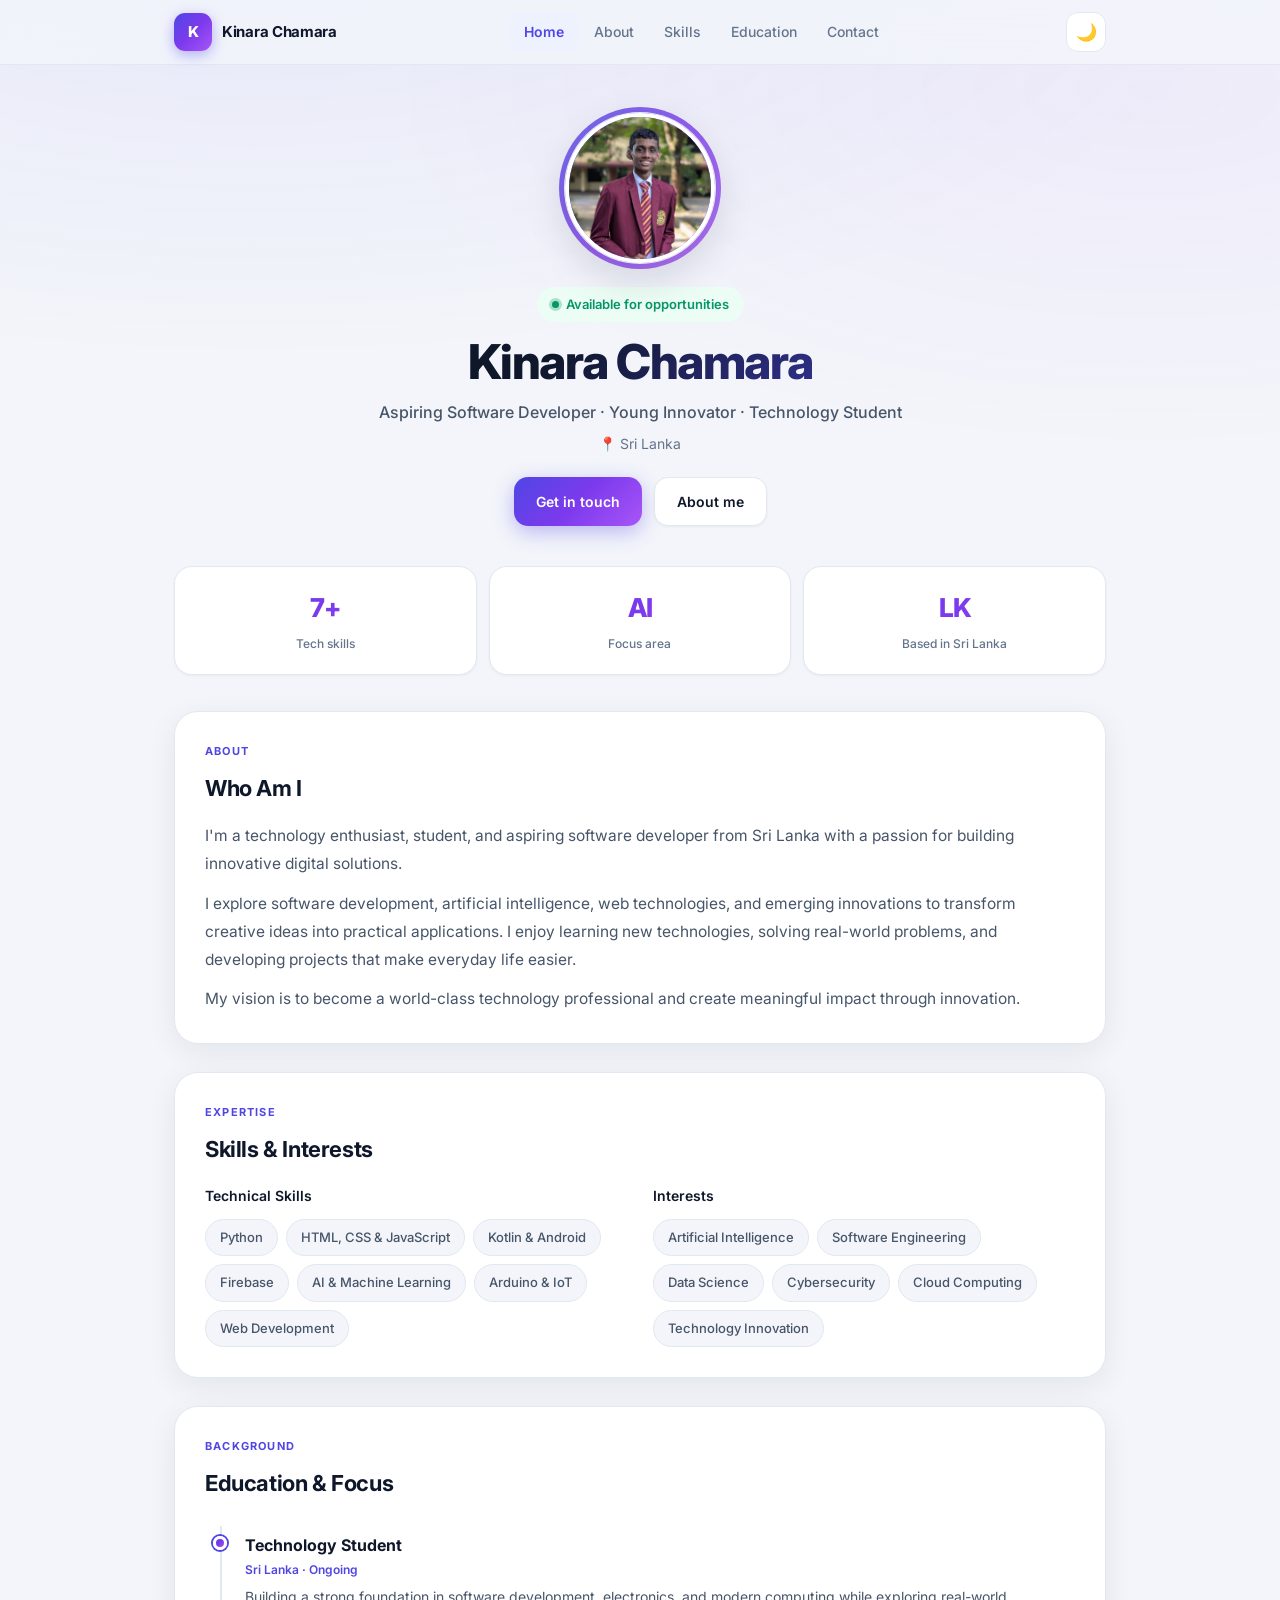
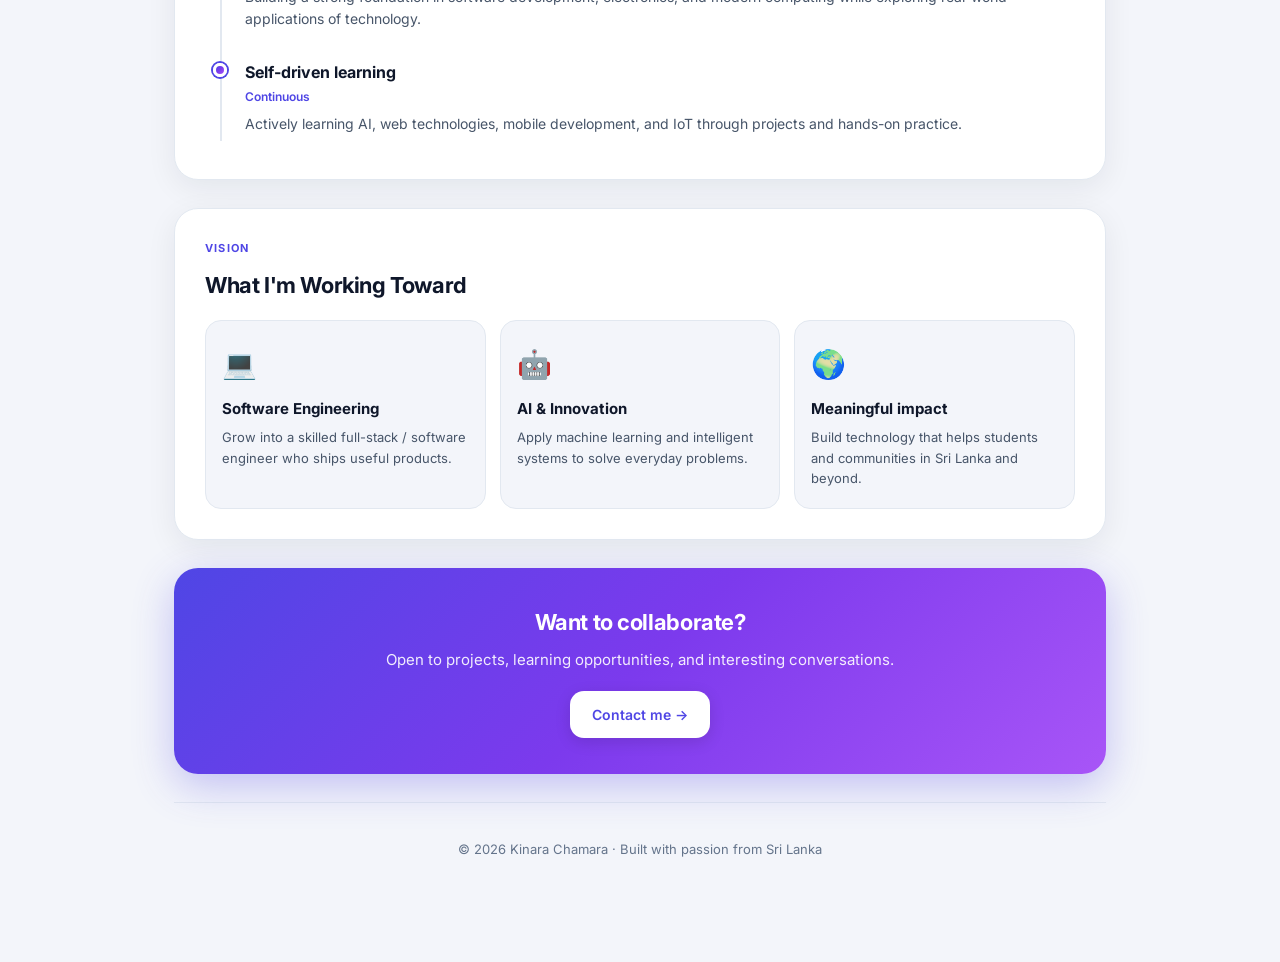
<file: index.html>
<!DOCTYPE html>
<html lang="en">
<head>
  <meta charset="UTF-8">
  <meta name="viewport" content="width=device-width, initial-scale=1">
  <meta name="theme-color" content="#4f46e5">
  <meta name="description" content="Kinara Chamara — Technology Enthusiast | Aspiring Software Developer from Sri Lanka">
  <meta name="author" content="Kinara Chamara">
  <title>Kinara Chamara — Portfolio</title>

  <meta property="og:title" content="Kinara Chamara — Portfolio">
  <meta property="og:description" content="Technology Enthusiast | Aspiring Software Developer from Sri Lanka">
  <meta property="og:type" content="website">
  <meta property="og:url" content="https://kinarachamara.com">
  <meta property="og:image" content="https://kinarachamara.com/profile.jpg">

  <link rel="preconnect" href="https://fonts.googleapis.com">
  <link rel="preconnect" href="https://fonts.gstatic.com" crossorigin>
  <link href="https://fonts.googleapis.com/css2?family=Inter:wght@400;500;600;700;800&display=swap" rel="stylesheet">
  <link rel="stylesheet" href="css/style.css">
  <script src="js/theme.js"></script>
</head>
<body>

  <header class="header">
    <div class="header-inner">
      <a href="index.html" class="logo">
        <div class="logo-mark">K</div>
        <span>Kinara Chamara</span>
      </a>
      <nav class="nav">
        <a href="index.html" class="active">Home</a>
        <a href="#about">About</a>
        <a href="#skills">Skills</a>
        <a href="#education">Education</a>
        <a href="contact.html">Contact</a>
      </nav>
      <div class="header-right">
        <button class="theme-toggle" type="button" aria-label="Toggle theme" title="Dark mode">🌙</button>
        <button class="menu-btn" type="button" aria-label="Menu">☰</button>
      </div>
    </div>
  </header>

  <div class="wrap">

    <section class="hero">
      <div class="avatar-wrap">
        <div class="avatar-ring"></div>
        <img src="profile.jpg" alt="Kinara Chamara" class="avatar" width="150" height="150">
      </div>

      <div class="badge">Available for opportunities</div>
      <h1>Kinara Chamara</h1>
      <p class="subtitle">Aspiring Software Developer · Young Innovator · Technology Student</p>
      <p class="location">📍 Sri Lanka</p>

      <div class="hero-actions">
        <a href="contact.html" class="btn btn-primary">Get in touch</a>
        <a href="#about" class="btn btn-secondary">About me</a>
      </div>
    </section>

    <div class="stats">
      <div class="stat-card">
        <div class="stat-value">7+</div>
        <div class="stat-label">Tech skills</div>
      </div>
      <div class="stat-card">
        <div class="stat-value">AI</div>
        <div class="stat-label">Focus area</div>
      </div>
      <div class="stat-card">
        <div class="stat-value">LK</div>
        <div class="stat-label">Based in Sri Lanka</div>
      </div>
    </div>

    <section class="section" id="about">
      <div class="card">
        <div class="section-title">About</div>
        <h2>Who Am I</h2>
        <div class="about-text">
          <p>I'm a technology enthusiast, student, and aspiring software developer from Sri Lanka with a passion for building innovative digital solutions.</p>
          <p>I explore software development, artificial intelligence, web technologies, and emerging innovations to transform creative ideas into practical applications. I enjoy learning new technologies, solving real-world problems, and developing projects that make everyday life easier.</p>
          <p>My vision is to become a world-class technology professional and create meaningful impact through innovation.</p>
        </div>
      </div>
    </section>

    <section class="section" id="skills">
      <div class="card">
        <div class="section-title">Expertise</div>
        <h2>Skills &amp; Interests</h2>
        <div class="skills-grid">
          <div class="skill-group">
            <h3>Technical Skills</h3>
            <div class="tags">
              <span class="tag">Python</span>
              <span class="tag">HTML, CSS &amp; JavaScript</span>
              <span class="tag">Kotlin &amp; Android</span>
              <span class="tag">Firebase</span>
              <span class="tag">AI &amp; Machine Learning</span>
              <span class="tag">Arduino &amp; IoT</span>
              <span class="tag">Web Development</span>
            </div>
          </div>
          <div class="skill-group">
            <h3>Interests</h3>
            <div class="tags">
              <span class="tag">Artificial Intelligence</span>
              <span class="tag">Software Engineering</span>
              <span class="tag">Data Science</span>
              <span class="tag">Cybersecurity</span>
              <span class="tag">Cloud Computing</span>
              <span class="tag">Technology Innovation</span>
            </div>
          </div>
        </div>
      </div>
    </section>

    <section class="section" id="education">
      <div class="card">
        <div class="section-title">Background</div>
        <h2>Education &amp; Focus</h2>
        <div class="timeline">
          <div class="timeline-item">
            <div class="timeline-dot"></div>
            <div class="timeline-body">
              <h3>Technology Student</h3>
              <p class="timeline-meta">Sri Lanka · Ongoing</p>
              <p>Building a strong foundation in software development, electronics, and modern computing while exploring real-world applications of technology.</p>
            </div>
          </div>
          <div class="timeline-item">
            <div class="timeline-dot"></div>
            <div class="timeline-body">
              <h3>Self-driven learning</h3>
              <p class="timeline-meta">Continuous</p>
              <p>Actively learning AI, web technologies, mobile development, and IoT through projects and hands-on practice.</p>
            </div>
          </div>
        </div>
      </div>
    </section>

    <section class="section" id="goals">
      <div class="card">
        <div class="section-title">Vision</div>
        <h2>What I'm Working Toward</h2>
        <div class="goals-grid">
          <div class="goal-item">
            <div class="goal-icon">💻</div>
            <h3>Software Engineering</h3>
            <p>Grow into a skilled full-stack / software engineer who ships useful products.</p>
          </div>
          <div class="goal-item">
            <div class="goal-icon">🤖</div>
            <h3>AI &amp; Innovation</h3>
            <p>Apply machine learning and intelligent systems to solve everyday problems.</p>
          </div>
          <div class="goal-item">
            <div class="goal-icon">🌍</div>
            <h3>Meaningful impact</h3>
            <p>Build technology that helps students and communities in Sri Lanka and beyond.</p>
          </div>
        </div>
      </div>
    </section>

    <section class="section">
      <div class="cta-band">
        <h2>Want to collaborate?</h2>
        <p>Open to projects, learning opportunities, and interesting conversations.</p>
        <a href="contact.html" class="btn">Contact me →</a>
      </div>
    </section>

  </div>

  <script src="js/schema.js"></script>
  <script src="js/footer.js"></script>
</body>
</html>
</file>
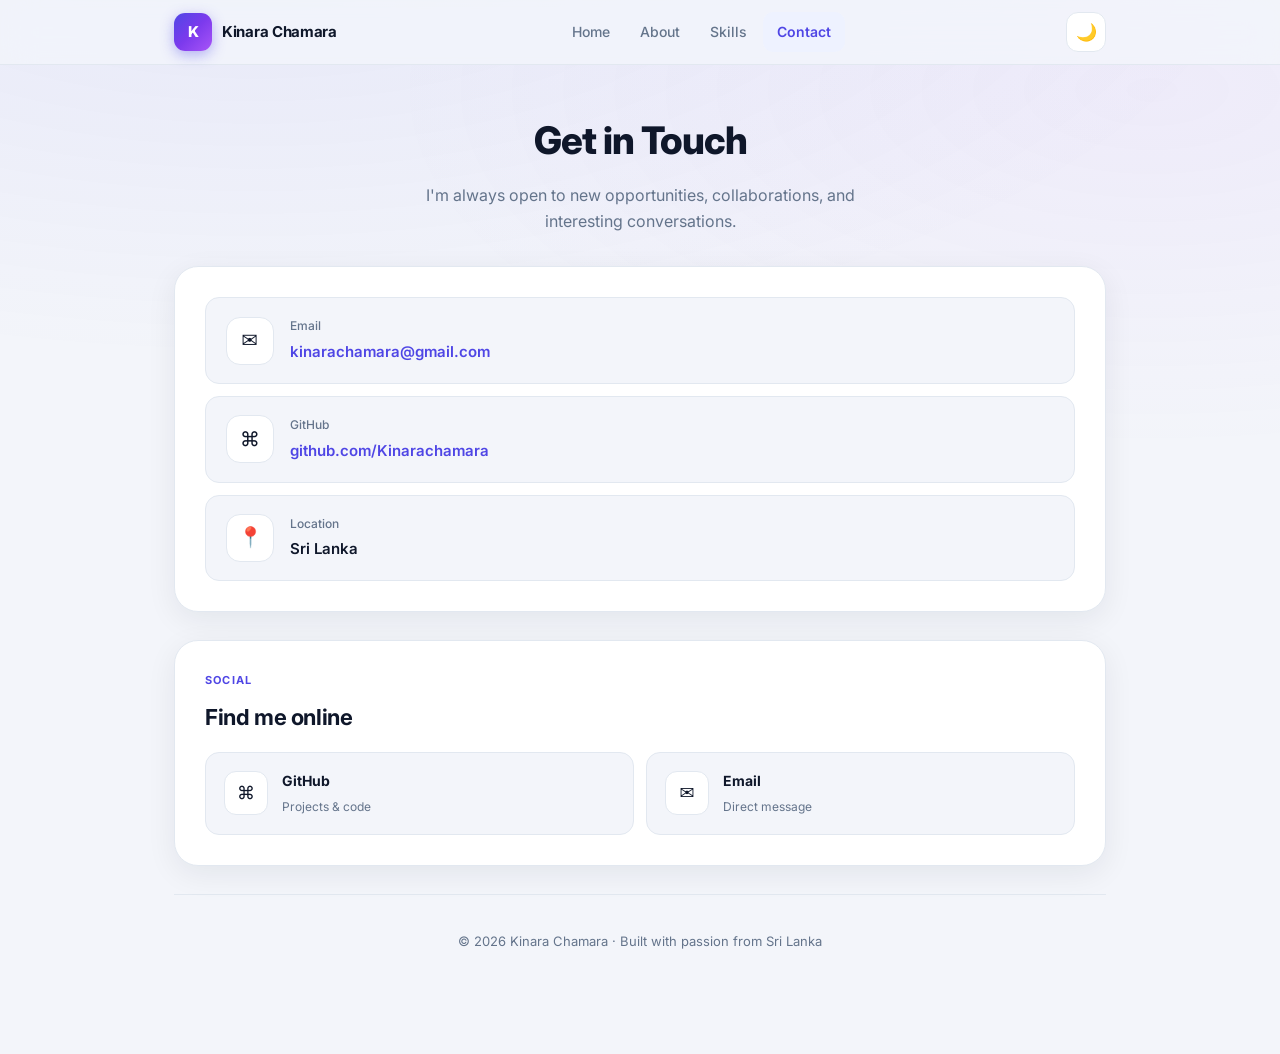
<file: contact.html>
<!DOCTYPE html>
<html lang="en">
<head>
  <meta charset="UTF-8">
  <meta name="viewport" content="width=device-width, initial-scale=1">
  <meta name="theme-color" content="#4f46e5">
  <meta name="description" content="Contact Kinara Chamara — Aspiring Software Developer from Sri Lanka">
  <title>Contact — Kinara Chamara</title>

  <link rel="preconnect" href="https://fonts.googleapis.com">
  <link rel="preconnect" href="https://fonts.gstatic.com" crossorigin>
  <link href="https://fonts.googleapis.com/css2?family=Inter:wght@400;500;600;700;800&display=swap" rel="stylesheet">
  <link rel="stylesheet" href="css/style.css">
  <script src="js/theme.js"></script>
</head>
<body>

  <header class="header">
    <div class="header-inner">
      <a href="index.html" class="logo">
        <div class="logo-mark">K</div>
        <span>Kinara Chamara</span>
      </a>
      <nav class="nav">
        <a href="index.html">Home</a>
        <a href="index.html#about">About</a>
        <a href="index.html#skills">Skills</a>
        <a href="contact.html" class="active">Contact</a>
      </nav>
      <div class="header-right">
        <button class="theme-toggle" type="button" aria-label="Toggle theme" title="Dark mode">🌙</button>
        <button class="menu-btn" type="button" aria-label="Menu">☰</button>
      </div>
    </div>
  </header>

  <div class="wrap">
    <div class="page-header">
      <h1>Get in Touch</h1>
      <p>I'm always open to new opportunities, collaborations, and interesting conversations.</p>
    </div>

    <section class="section">
      <div class="card">
        <div class="contact-list">
          <div class="contact-item">
            <div class="contact-icon">✉️</div>
            <div>
              <div class="contact-label">Email</div>
              <a href="mailto:kinarachamara@gmail.com">kinarachamara@gmail.com</a>
            </div>
          </div>

          <div class="contact-item">
            <div class="contact-icon">⌘</div>
            <div>
              <div class="contact-label">GitHub</div>
              <a href="https://github.com/Kinarachamara" target="_blank" rel="noopener">github.com/Kinarachamara</a>
            </div>
          </div>

          <div class="contact-item">
            <div class="contact-icon">📍</div>
            <div>
              <div class="contact-label">Location</div>
              <span class="value">Sri Lanka</span>
            </div>
          </div>
        </div>
      </div>
    </section>

    <section class="section">
      <div class="card">
        <div class="section-title">Social</div>
        <h2>Find me online</h2>
        <div class="social-grid">
          <a class="social-card" href="https://github.com/Kinarachamara" target="_blank" rel="noopener">
            <span class="social-icon">⌘</span>
            <span>
              <strong>GitHub</strong>
              <small>Projects &amp; code</small>
            </span>
          </a>
          <a class="social-card" href="mailto:kinarachamara@gmail.com">
            <span class="social-icon">✉️</span>
            <span>
              <strong>Email</strong>
              <small>Direct message</small>
            </span>
          </a>
        </div>
      </div>
    </section>
  </div>

  <script src="js/schema.js"></script>
  <script src="js/footer.js"></script>
</body>
</html>
</file>
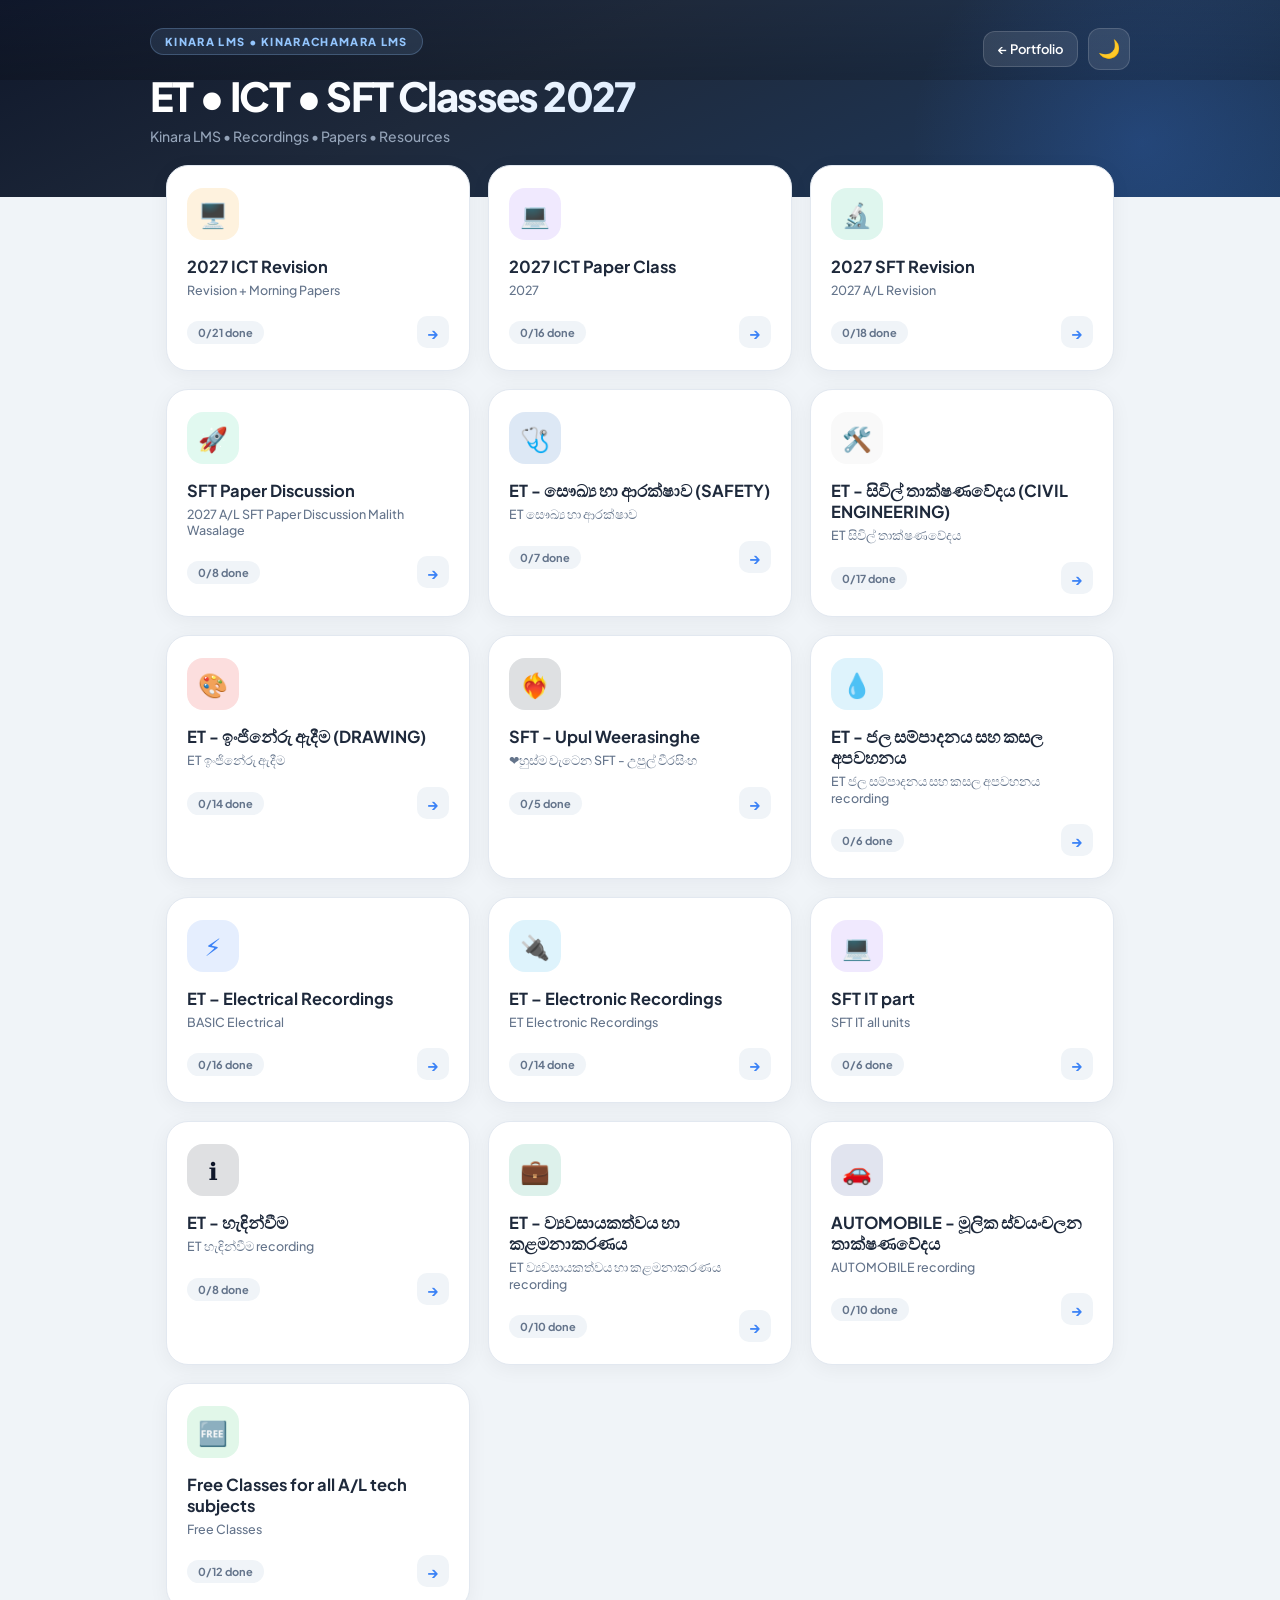
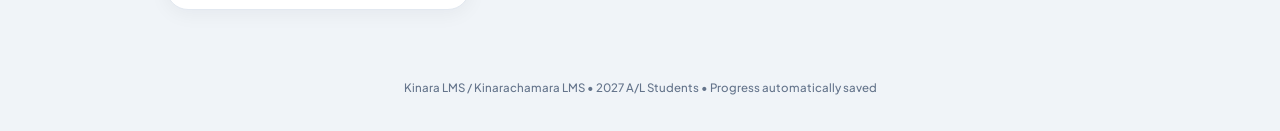
<file: free-class.html>
<!DOCTYPE html>
<html lang="si">
<head>
<meta charset="UTF-8">
<meta name="viewport" content="width=device-width, initial-scale=1.0">
<title>Kinara LMS | Kinarachamara LMS | 2027 A/L ET ICT SFT Classes</title>
<meta name="google-site-verification" content="4pAviiKALGBkpgnHKd7WqaTAMP8P7HYPdKV5N6A43WM" />
<meta name="description" content="Kinara LMS / Kinarachamara LMS - 2027 A/L ET, ICT, SFT Classes. Complete class recordings, revision papers, notes and free resources for students.">
<meta name="keywords" content="Kinara LMS, Kinarachamara LMS, 2027 A/L, ET Classes, ICT Classes, SFT Classes">
<meta name="author" content="Kinara / Kinarachamara LMS">
<meta name="robots" content="index, follow">
<meta property="og:type" content="website">
<meta property="og:title" content="Kinara LMS | Kinarachamara LMS - 2027 A/L ET ICT SFT Classes">
<meta property="og:description" content="2027 A/L ET, ICT, SFT complete class recordings, papers and resources.">
<meta property="og:site_name" content="Kinara LMS">
<meta property="og:url" content="https://kinarachamara.com/free-class.html">
<link rel="preconnect" href="https://fonts.googleapis.com">
<link rel="preconnect" href="https://fonts.gstatic.com" crossorigin>
<link href="https://fonts.googleapis.com/css2?family=Plus+Jakarta+Sans:wght@400;500;600;700;800&display=swap" rel="stylesheet">
<style>

:root {
  --bg: #f0f4f8; --card: #ffffff; --text: #1e293b; --muted: #64748b; --border: #e2e8f0;
  --blue: #3b82f6; --blue-soft: #eff6ff; --green: #10b981; --green-soft: #ecfdf5;
  --red: #ef4444; --red-soft: #fef2f2; --purple: #8b5cf6; --purple-soft: #f5f3ff;
  --radius: 20px; --shadow: 0 4px 20px rgba(15, 23, 42, 0.05);
  --shadow-lg: 0 12px 36px rgba(15, 23, 42, 0.08);
  --header-bg: linear-gradient(155deg, #0f172a 0%, #1e293b 40%, #1e3a5f 100%);
  --accent-glow: rgba(59, 130, 246, 0.12);
}
[data-theme="dark"] {
  --bg: #0b1120; --card: #1e293b; --text: #f1f5f9; --muted: #94a3b8; --border: #334155;
  --blue-soft: #1e3a5f; --green-soft: #064e3b; --red-soft: #450a0a; --purple-soft: #2e1065;
  --shadow: 0 4px 24px rgba(0, 0, 0, 0.35); --shadow-lg: 0 12px 40px rgba(0, 0, 0, 0.45);
  --header-bg: linear-gradient(155deg, #020617 0%, #0f172a 50%, #1e293b 100%);
  --accent-glow: rgba(96, 165, 250, 0.1);
}
* { margin: 0; padding: 0; box-sizing: border-box; }
body { font-family: "Plus Jakarta Sans", system-ui, sans-serif; background: var(--bg); color: var(--text); min-height: 100vh; -webkit-font-smoothing: antialiased; transition: background 0.3s, color 0.3s; }
header { background: var(--header-bg); color: white; padding: 36px 20px 58px; position: relative; overflow: hidden; }
header::before { content: ""; position: absolute; top: -40%; right: -10%; width: 420px; height: 420px; background: radial-gradient(circle, rgba(59,130,246,0.18) 0%, transparent 70%); pointer-events: none; }
header::after { content: ""; position: absolute; inset: 0; background: linear-gradient(to bottom, transparent 50%, rgba(0,0,0,0.22)); pointer-events: none; }
.header-inner { max-width: 980px; margin: 0 auto; position: relative; z-index: 1; display: flex; justify-content: space-between; align-items: flex-start; }
.header-left { flex: 1; }
.logo { font-size: 11px; font-weight: 800; letter-spacing: 0.14em; color: #93c5fd; text-transform: uppercase; display: inline-flex; align-items: center; gap: 8px; background: rgba(147, 197, 253, 0.12); padding: 5px 12px; border-radius: 999px; border: 1px solid rgba(147, 197, 253, 0.22); text-decoration: none; }
header h1 { margin-top: 16px; font-size: clamp(26px, 5.2vw, 40px); font-weight: 800; letter-spacing: -0.045em; line-height: 1.15; background: linear-gradient(135deg, #ffffff 25%, #bfdbfe 100%); -webkit-background-clip: text; -webkit-text-fill-color: transparent; background-clip: text; }
header p { margin-top: 8px; color: #94a3b8; font-size: 14px; font-weight: 500; }
.header-actions { display: flex; gap: 10px; align-items: center; }
.home-link { text-decoration: none; background: rgba(255,255,255,0.1); color: white; font-size: 13px; font-weight: 600; padding: 9px 14px; border-radius: 12px; border: 1px solid rgba(255,255,255,0.15); transition: all 0.2s; }
.home-link:hover { background: rgba(255,255,255,0.2); }
.theme-btn { border: none; background: rgba(255,255,255,0.1); width: 42px; height: 42px; border-radius: 12px; cursor: pointer; font-size: 18px; color: white; display: flex; align-items: center; justify-content: center; transition: all 0.2s; border: 1px solid rgba(255,255,255,0.15); }
.theme-btn:hover { background: rgba(255,255,255,0.2); transform: scale(1.05); }
main { max-width: 980px; margin: -32px auto 0; padding: 0 16px 60px; position: relative; z-index: 2; }
.page { display: none; animation: fadeUp 0.35s cubic-bezier(0.22, 1, 0.36, 1); }
.page.active { display: block; }
@keyframes fadeUp { from { opacity: 0; transform: translateY(14px); } to { opacity: 1; transform: translateY(0); } }
.subject-grid { display: grid; grid-template-columns: repeat(2, 1fr); gap: 14px; }
.subject-card { background: var(--card); border: 1px solid var(--border); border-radius: 22px; padding: 22px 20px; cursor: pointer; transition: all 0.28s cubic-bezier(0.22, 1, 0.36, 1); box-shadow: var(--shadow); position: relative; overflow: hidden; }
.subject-card:hover { transform: translateY(-5px); box-shadow: var(--shadow-lg); }
.subject-icon { width: 52px; height: 52px; border-radius: 16px; display: flex; align-items: center; justify-content: center; font-size: 24px; margin-bottom: 16px; }
.subject-card h2 { font-size: 16.5px; font-weight: 700; margin-bottom: 5px; }
.subject-card p { font-size: 12.5px; color: var(--muted); font-weight: 500; }
.subject-meta { margin-top: 18px; display: flex; align-items: center; justify-content: space-between; gap: 8px; }
.progress-pill { font-size: 11px; font-weight: 700; padding: 5px 11px; border-radius: 999px; background: var(--bg); color: var(--muted); }
.progress-pill.done { background: var(--green-soft); color: #059669; }
.subject-arrow { width: 32px; height: 32px; border-radius: 10px; background: var(--bg); color: var(--blue); display: flex; align-items: center; justify-content: center; font-weight: 700; font-size: 15px; transition: all 0.25s; }
.subject-card:hover .subject-arrow { background: var(--blue); color: white; transform: translateX(3px); }
.page-header { background: var(--card); border: 1px solid var(--border); border-radius: 20px; padding: 12px 14px; margin-bottom: 18px; display: flex; align-items: center; gap: 14px; box-shadow: var(--shadow); }
.back-btn { border: none; background: var(--bg); width: 42px; height: 42px; border-radius: 13px; cursor: pointer; font-size: 18px; color: var(--text); display: flex; align-items: center; justify-content: center; transition: all 0.2s; flex-shrink: 0; }
.back-btn:hover { background: var(--border); transform: translateX(-2px); }
.page-title { flex: 1; min-width: 0; }
.page-title h2 { font-size: 17.5px; font-weight: 800; }
.page-title p { font-size: 12.5px; color: var(--muted); margin-top: 3px; font-weight: 500; }
.recording-list { display: grid; gap: 12px; }
.recording { background: var(--card); border: 1px solid var(--border); border-radius: var(--radius); overflow: hidden; transition: all 0.25s; box-shadow: 0 2px 10px rgba(15, 23, 42, 0.04); }
.recording:hover { box-shadow: var(--shadow-lg); border-color: rgba(59, 130, 246, 0.28); }
.recording-main { padding: 15px 16px; display: flex; align-items: center; gap: 14px; cursor: pointer; user-select: none; }
.recording-number { min-width: 42px; height: 42px; border-radius: 13px; background: var(--blue-soft); color: var(--blue); display: flex; align-items: center; justify-content: center; font-size: 13px; font-weight: 800; flex-shrink: 0; }
.recording.completed .recording-number { background: var(--green-soft); color: #059669; }
.recording-info { flex: 1; min-width: 0; }
.recording-info h3 { font-size: 14px; font-weight: 700; }
.recording.completed .recording-info h3 { color: var(--muted); text-decoration: line-through; }
.recording-info p { margin-top: 3px; font-size: 11.5px; color: var(--muted); font-weight: 500; }
.progress-row { display: flex; align-items: center; gap: 10px; flex-shrink: 0; }
.progress-check { width: 19px; height: 19px; accent-color: var(--green); cursor: pointer; }
.chevron { font-size: 22px; color: var(--muted); transition: transform 0.28s; line-height: 1; font-weight: 300; }
.recording.open .chevron { transform: rotate(90deg); color: var(--blue); }
.resources { display: none; border-top: 1px solid var(--border); background: var(--bg); padding: 14px; gap: 10px; }
.recording.open .resources { display: grid; grid-template-columns: 1fr; animation: slideDown 0.3s ease; }
@keyframes slideDown { from { opacity: 0; transform: translateY(-6px); } to { opacity: 1; transform: translateY(0); } }
.resource { text-decoration: none; border-radius: 14px; padding: 13px 15px; display: flex; align-items: center; gap: 12px; border: 1px solid transparent; transition: all 0.2s; font-weight: 600; }
.resource:hover { transform: translateY(-2px); box-shadow: 0 6px 16px rgba(0,0,0,0.07); }
.resource-icon { width: 38px; height: 38px; border-radius: 11px; display: flex; align-items: center; justify-content: center; font-size: 16px; flex-shrink: 0; }
.resource-text strong { display: block; font-size: 13.5px; font-weight: 700; }
.resource-text span { display: block; font-size: 11.5px; margin-top: 2px; opacity: 0.75; font-weight: 500; }
.resource.video { background: var(--red-soft); color: #dc2626; border-color: #fecaca; }
.resource.video .resource-icon { background: #fee2e2; }
.resource.pdf { background: var(--blue-soft); color: #2563eb; border-color: #bfdbfe; }
.resource.pdf .resource-icon { background: #dbeafe; }
.resource.drive { background: var(--green-soft); color: #059669; border-color: #a7f3d0; }
.resource.drive .resource-icon { background: #d1fae5; }
.resource.other { background: var(--purple-soft); color: #7c3aed; border-color: #ddd6fe; }
.resource.other .resource-icon { background: #ede9fe; }
.resource.pending { background: var(--bg); color: var(--muted); border-color: var(--border); cursor: default; }
.resource.pending:hover { transform: none; box-shadow: none; }
.resource.pending .resource-icon { background: var(--border); }
.single-wrap { background: var(--card); border: 1px solid var(--border); border-radius: 24px; overflow: hidden; box-shadow: var(--shadow-lg); }
.single-top { padding: 28px 22px 24px; position: relative; overflow: hidden; }
.single-top-inner { position: relative; z-index: 1; display: flex; align-items: center; gap: 18px; }
.single-num { min-width: 64px; height: 64px; border-radius: 18px; background: var(--card); color: var(--accent-color, #3b82f6); display: flex; align-items: center; justify-content: center; font-size: 20px; font-weight: 800; box-shadow: 0 8px 20px rgba(0,0,0,0.07); border: 1px solid var(--border); }
.single-top.completed .single-num { background: var(--green-soft); color: #059669; }
.single-meta h3 { font-size: 22px; font-weight: 800; letter-spacing: -0.03em; }
.single-meta p { margin-top: 6px; font-size: 14px; color: var(--muted); font-weight: 500; }
.single-resources { padding: 18px; display: grid; gap: 12px; background: var(--bg); }
.single-check-row { margin-top: 16px; display: flex; align-items: center; gap: 12px; padding: 16px 18px; background: var(--card); border-radius: 16px; border: 1px solid var(--border); font-size: 14.5px; font-weight: 600; box-shadow: var(--shadow); }
.single-check-row input { width: 22px; height: 22px; accent-color: var(--green); cursor: pointer; }
.empty { background: var(--card); border: 1.5px dashed var(--border); border-radius: 18px; padding: 42px 20px; text-align: center; color: var(--muted); font-size: 13.5px; font-weight: 500; }
.free-dashboard { display: grid; grid-template-columns: repeat(2, 1fr); gap: 14px; }
.free-card { background: var(--card); border: 1px solid var(--border); border-radius: 20px; padding: 20px 16px; text-decoration: none; color: var(--text); display: flex; flex-direction: column; align-items: flex-start; gap: 12px; transition: all 0.28s; box-shadow: var(--shadow); position: relative; overflow: hidden; cursor: pointer; }
.free-card:hover { transform: translateY(-5px); box-shadow: var(--shadow-lg); }
.free-card-icon { width: 48px; height: 48px; border-radius: 14px; background: linear-gradient(135deg, #22c55e22, #16a34a18); color: #16a34a; display: flex; align-items: center; justify-content: center; font-size: 22px; }
.free-card-num { position: absolute; top: 14px; right: 14px; font-size: 11px; font-weight: 800; color: #16a34a; background: #dcfce7; padding: 4px 10px; border-radius: 999px; }
[data-theme="dark"] .free-card-num { background: #14532d; color: #86efac; }
.free-card h3 { font-size: 14px; font-weight: 700; line-height: 1.35; margin-top: 2px; }
.free-card-meta { margin-top: auto; display: flex; align-items: center; gap: 8px; font-size: 12px; font-weight: 600; color: #16a34a; }
.free-card-meta span.play { width: 28px; height: 28px; border-radius: 8px; background: #dcfce7; display: flex; align-items: center; justify-content: center; font-size: 12px; transition: all 0.2s; }
[data-theme="dark"] .free-card-meta span.play { background: #14532d; }
.free-card:hover .free-card-meta span.play { background: #16a34a; color: white; }
.free-header-banner { background: linear-gradient(135deg, #16a34a 0%, #22c55e 50%, #4ade80 100%); border-radius: 18px; padding: 18px 20px; margin-bottom: 18px; color: white; display: flex; align-items: center; gap: 14px; box-shadow: 0 8px 24px rgba(34, 197, 94, 0.25); }
.free-header-banner .banner-icon { width: 48px; height: 48px; background: rgba(255,255,255,0.2); border-radius: 14px; display: flex; align-items: center; justify-content: center; font-size: 24px; flex-shrink: 0; }
.free-header-banner h3 { font-size: 16px; font-weight: 800; }
.free-header-banner p { font-size: 12.5px; opacity: 0.9; margin-top: 3px; font-weight: 500; }
footer { text-align: center; color: var(--muted); font-size: 11.5px; padding: 10px 16px 36px; font-weight: 500; }
@media (min-width: 700px) {
  .free-dashboard { grid-template-columns: repeat(3, 1fr); gap: 18px; }
  .subject-grid { grid-template-columns: repeat(3, 1fr); gap: 18px; }
  .recording.open .resources, .single-resources { grid-template-columns: repeat(2, 1fr); }
  .page-title h2 { font-size: 19px; }
  .single-meta h3 { font-size: 26px; }
}
@media (max-width: 480px) {
  header { padding: 28px 16px 50px; }
  .subject-card { padding: 18px 16px; }
  .subject-icon { width: 46px; height: 46px; font-size: 21px; margin-bottom: 13px; }
  .recording-main { padding: 13px 12px; gap: 11px; }
  .recording-number { min-width: 38px; height: 38px; font-size: 12px; }
  .single-num { min-width: 54px; height: 54px; font-size: 17px; }
  .single-meta h3 { font-size: 19px; }
}


/* Improved header polish */
header {
  background: var(--header-bg);
  color: white;
  padding: 28px 20px 52px;
  position: relative;
  overflow: hidden;
}
header::before {
  content: "";
  position: absolute;
  top: -50%;
  right: -8%;
  width: 480px;
  height: 480px;
  background: radial-gradient(circle, rgba(59,130,246,0.22) 0%, transparent 68%);
  pointer-events: none;
}
header::after {
  content: "";
  position: absolute;
  bottom: 0; left: 0; right: 0;
  height: 80px;
  background: linear-gradient(to bottom, transparent, rgba(0,0,0,0.18));
  pointer-events: none;
}
.header-inner {
  max-width: 980px;
  margin: 0 auto;
  position: relative;
  z-index: 1;
  display: flex;
  justify-content: space-between;
  align-items: flex-start;
  gap: 16px;
}
.logo {
  font-size: 11px;
  font-weight: 800;
  letter-spacing: 0.12em;
  color: #93c5fd;
  text-transform: uppercase;
  display: inline-flex;
  align-items: center;
  gap: 8px;
  background: rgba(147, 197, 253, 0.12);
  padding: 6px 14px;
  border-radius: 999px;
  border: 1px solid rgba(147, 197, 253, 0.25);
  text-decoration: none;
  transition: background 0.2s;
}
.logo:hover { background: rgba(147, 197, 253, 0.2); }
header h1 {
  margin-top: 18px;
  font-size: clamp(26px, 5.2vw, 40px);
  font-weight: 800;
  letter-spacing: -0.04em;
  line-height: 1.15;
  background: linear-gradient(135deg, #ffffff 20%, #bfdbfe 100%);
  -webkit-background-clip: text;
  -webkit-text-fill-color: transparent;
  background-clip: text;
}
header p.sub {
  margin-top: 8px;
  color: #94a3b8;
  font-size: 14px;
  font-weight: 500;
}
.header-actions { display: flex; gap: 10px; align-items: center; flex-shrink: 0; }
.home-link {
  text-decoration: none;
  background: rgba(255,255,255,0.1);
  color: white;
  font-size: 13px;
  font-weight: 600;
  padding: 9px 14px;
  border-radius: 12px;
  border: 1px solid rgba(255,255,255,0.15);
  transition: all 0.2s;
}
.home-link:hover { background: rgba(255,255,255,0.2); }
.theme-btn {
  border: none;
  background: rgba(255,255,255,0.1);
  width: 42px;
  height: 42px;
  border-radius: 12px;
  cursor: pointer;
  font-size: 18px;
  color: white;
  display: flex;
  align-items: center;
  justify-content: center;
  transition: all 0.2s;
  border: 1px solid rgba(255,255,255,0.15);
}
.theme-btn:hover { background: rgba(255,255,255,0.2); transform: scale(1.05); }

</style>
</head>
<body>
<header>
  <div class="header-inner">
    <div class="header-left">
      <a href="index.html" class="logo">KINARA LMS • KINARACHAMARA LMS</a>
      <h1>ET • ICT • SFT Classes 2027</h1>
      <p class="sub">Kinara LMS • Recordings • Papers • Resources</p>
    </div>
    <div class="header-actions">
      <a href="index.html" class="home-link">← Portfolio</a>
      <button class="theme-btn" type="button" onclick="toggleTheme()" title="Toggle theme" aria-label="Toggle theme">🌙</button>
    </div>
  </div>
</header>

<main>
  <!-- Home: subject grid -->
  <section id="homePage" class="page active">
    <div class="subject-grid" id="subjectGrid"></div>
  </section>

  <!-- Subject detail -->
  <section id="subjectPage" class="page">
    <div class="page-header">
      <div class="page-title">
        <h2 id="subjectTitle">Subject</h2>
        <p id="subjectDescription">Recordings &amp; Resources</p>
      </div>
    </div>
    <div class="recording-list" id="recordingList"></div>
  </section>

  <!-- Single item -->
  <section id="itemPage" class="page">
    <div class="page-header">
      <div class="page-title">
        <h2 id="itemPageTitle">Item</h2>
        <p id="itemPageDesc">Details</p>
      </div>
    </div>
    <div id="singleItemContent"></div>
  </section>
</main>

<footer>Kinara LMS / Kinarachamara LMS • 2027 A/L Students • Progress automatically saved</footer>

<script src="data.js"></script>
<script>
const STORAGE_KEY = "al2027_progress";
const THEME_KEY = "al2027_theme";
let currentSubjectId = null;

function loadProgress() {
  try { return JSON.parse(localStorage.getItem(STORAGE_KEY)) || {}; }
  catch { return {}; }
}
function saveProgress(data) {
  localStorage.setItem(STORAGE_KEY, JSON.stringify(data));
}
function resourceClass(type) {
  if (type === "video") return "video";
  if (type === "pdf") return "pdf";
  if (type === "drive") return "drive";
  if (type === "pending") return "pending";
  return "other";
}
function resourceIcon(type) {
  if (type === "video") return "▶";
  if (type === "pdf") return "📄";
  if (type === "drive") return "📁";
  if (type === "pending") return "⏳";
  return "🔗";
}
function resourceSubText(type) {
  if (type === "video") return "Watch recording";
  if (type === "pdf") return "Open PDF / notes";
  if (type === "drive") return "Open Drive folder";
  if (type === "pending") return "Coming soon";
  return "Open link";
}
function getSubjectProgress(subject) {
  let total = 0, done = 0;
  const progress = loadProgress();
  (subject.cards || []).forEach(card => {
    (card.items || []).forEach(item => {
      total++;
      if (progress[item.id]) done++;
    });
  });
  return { total, done };
}
function hideAllPages() {
  ["homePage", "subjectPage", "itemPage"].forEach(id => {
    const el = document.getElementById(id);
    if (el) el.classList.remove("active");
  });
}
function renderHome() {
  const grid = document.getElementById("subjectGrid");
  if (!grid) return;
  if (typeof classData === "undefined" || !classData?.length) {
    grid.innerHTML = `<div class="empty">No classes available. Make sure <code>data.js</code> is loaded.</div>`;
    return;
  }
  grid.innerHTML = classData.map((subject, index) => {
    const { total, done } = getSubjectProgress(subject);
    const pillClass = total > 0 && done === total ? "done" : "";
    const pillText = total === 0 ? "No items" : `${done}/${total} done`;
    const color = subject.color || "#3b82f6";
    const icon = subject.icon || "📚";
    return `
      <div class="subject-card" onclick="openSubject(${index})" style="--card-accent:${color}">
        <div class="subject-icon" style="background:${color}22;color:${color}">${icon}</div>
        <h2>${subject.title}</h2>
        <p>${subject.badge || "2027 A/L"}</p>
        <div class="subject-meta">
          <span class="progress-pill ${pillClass}">${pillText}</span>
          <span class="subject-arrow">→</span>
        </div>
      </div>`;
  }).join("");
}
function openSubject(index, fromHash = false) {
  if (typeof classData === "undefined") return;
  const subject = classData[index];
  if (!subject) return;
  currentSubjectId = subject.id;
  hideAllPages();
  const page = document.getElementById("subjectPage");
  if (page) page.classList.add("active");
  const title = document.getElementById("subjectTitle");
  const desc = document.getElementById("subjectDescription");
  if (title) title.innerHTML = `${subject.icon || "📚"} ${subject.title}`;
  if (desc) desc.textContent = `${subject.badge || "2027 A/L"} • Recordings & Resources`;
  renderRecordings(subject);
  if (!fromHash) history.replaceState(null, "", `#${subject.id}`);
  window.scrollTo({ top: 0, behavior: "smooth" });
}
function openSingleItem(subjectId, itemId, fromHash = false) {
  if (typeof classData === "undefined") return;
  const subject = classData.find(s => s.id === subjectId);
  if (!subject) return;
  let item = null;
  (subject.cards || []).forEach(card => {
    (card.items || []).forEach(i => { if (i.id === itemId) item = i; });
  });
  if (!item) return;
  currentSubjectId = subjectId;
  hideAllPages();
  const page = document.getElementById("itemPage");
  if (page) page.classList.add("active");
  const titleEl = document.getElementById("itemPageTitle");
  const descEl = document.getElementById("itemPageDesc");
  if (titleEl) titleEl.textContent = item.title;
  if (descEl) descEl.textContent = `${subject.icon || ""} ${subject.title}`;
  const backBtn = document.getElementById("itemBackBtn");
  if (backBtn) {
    backBtn.onclick = () => {
      const idx = classData.findIndex(s => s.id === subjectId);
      if (idx !== -1) openSubject(idx);
    };
  }
  const progress = loadProgress();
  const isDone = !!progress[item.id];
  const accent = subject.color || "#3b82f6";
  const resourcesHtml = (item.links || []).map(link => {
    const cls = resourceClass(link.type);
    const icon = resourceIcon(link.type);
    const sub = resourceSubText(link.type);
    if (link.type === "pending") {
      return `<div class="resource ${cls}"><div class="resource-icon">${icon}</div><div class="resource-text"><strong>${link.label}</strong><span>${sub}</span></div></div>`;
    }
    return `<a class="resource ${cls}" href="${link.url}" target="_blank" rel="noopener noreferrer"><div class="resource-icon">${icon}</div><div class="resource-text"><strong>${link.label}</strong><span>${sub}</span></div></a>`;
  }).join("");
  const content = document.getElementById("singleItemContent");
  if (content) {
    content.innerHTML = `
    <div class="single-wrap">
      <div class="single-top ${isDone ? "completed" : ""}" style="--accent-color:${accent}">
        <div class="single-top-inner">
          <div class="single-num">${item.num || "•"}</div>
          <div class="single-meta"><h3>${item.title}</h3><p>${subject.badge || "2027 A/L"}</p></div>
        </div>
      </div>
      <div class="single-resources">${resourcesHtml || `<div class="empty">No resources available.</div>`}</div>
    </div>
    <div class="single-check-row">
      <input type="checkbox" id="singleCheck" ${isDone ? "checked" : ""} onchange="toggleProgress('${item.id}', this)">
      <label for="singleCheck">Mark as completed</label>
    </div>`;
  }
  if (!fromHash) history.replaceState(null, "", `#${subjectId}/${itemId}`);
  window.scrollTo({ top: 0, behavior: "smooth" });
}
function goHome() {
  hideAllPages();
  const home = document.getElementById("homePage");
  if (home) home.classList.add("active");
  currentSubjectId = null;
  history.replaceState(null, "", window.location.pathname + window.location.search);
  renderHome();
  window.scrollTo({ top: 0, behavior: "smooth" });
}
function renderRecordings(subject) {
  const container = document.getElementById("recordingList");
  if (!container) return;
  if (subject.id === "FREE-CLASSES") {
    let items = [];
    (subject.cards || []).forEach(card => { if (card.items?.length) items = items.concat(card.items); });
    const icons = ["📘", "🩺", "🛠️", "🎨", "💧", "🚗", "⚡", "💻", "🚀", "💼", "🔌", "⚛"];
    let cardsHtml = items.map((item, index) => {
      const link = (item.links || []).find(l => l.type !== "pending" && l.url) || (item.links || [])[0];
      const url = link?.url || "#";
      const icon = icons[index % icons.length];
      return `<a class="free-card" href="${url}" target="_blank" rel="noopener noreferrer">
        <span class="free-card-num">${item.num || String(index + 1).padStart(2, "0")}</span>
        <div class="free-card-icon">${icon}</div>
        <h3>${item.title}</h3>
        <div class="free-card-meta"><span class="play">▶</span><span>Free Class</span></div>
      </a>`;
    }).join("");
    container.innerHTML = `
      <div class="free-header-banner">
        <div class="banner-icon">🆓</div>
        <div><h3>Free Classes for all A/L tech subjects</h3><p>Click any card to open the free playlist / recording</p></div>
      </div>
      <div class="free-dashboard">${cardsHtml || `<div class="empty">No free classes available.</div>`}</div>`;
    return;
  }
  const progress = loadProgress();
  let html = "";
  (subject.cards || []).forEach(card => {
    if (!card.items?.length) return;
    card.items.forEach((item, index) => {
      const done = progress[item.id] ? "completed" : "";
      const resources = (item.links || []).map(link => {
        const cls = resourceClass(link.type);
        const icon = resourceIcon(link.type);
        const sub = resourceSubText(link.type);
        if (link.type === "pending") {
          return `<div class="resource ${cls}"><div class="resource-icon">${icon}</div><div class="resource-text"><strong>${link.label}</strong><span>${sub}</span></div></div>`;
        }
        return `<a class="resource ${cls}" href="${link.url}" target="_blank" rel="noopener noreferrer"><div class="resource-icon">${icon}</div><div class="resource-text"><strong>${link.label}</strong><span>${sub}</span></div></a>`;
      }).join("");
      html += `
        <div class="recording ${done}" data-id="${item.id}">
          <div class="recording-main" onclick="toggleRecording(this)">
            <div class="recording-number">${item.num || String(index + 1).padStart(2, "0")}</div>
            <div class="recording-info">
              <h3>${item.title}</h3>
              <p>${(item.links?.length) ? "Tap to view resources" : "No resources yet"}</p>
            </div>
            <div class="progress-row">
              <input type="checkbox" class="progress-check" ${done ? "checked" : ""} onclick="event.stopPropagation()" onchange="toggleProgress('${item.id}', this)">
              <span class="chevron">›</span>
            </div>
          </div>
          <div class="resources">${resources || `<div class="empty">No resources available.</div>`}</div>
        </div>`;
    });
  });
  container.innerHTML = html || `<div class="empty">No recordings available.</div>`;
}
function toggleRecording(el) {
  el.closest(".recording").classList.toggle("open");
}
function toggleProgress(id, checkbox) {
  const progress = loadProgress();
  if (checkbox.checked) progress[id] = true;
  else delete progress[id];
  saveProgress(progress);
  const rec = document.querySelector(`.recording[data-id="${id}"]`);
  if (rec) rec.classList.toggle("completed", checkbox.checked);
  const singleTop = document.querySelector(".single-top");
  if (singleTop) singleTop.classList.toggle("completed", checkbox.checked);
  const home = document.getElementById("homePage");
  if (home && home.classList.contains("active")) renderHome();
}
function handleHash() {
  const hash = window.location.hash.slice(1);
  if (!hash || typeof classData === "undefined") { goHome(); return; }
  const [subjectId, itemId] = hash.split("/");
  const index = classData.findIndex(s => s.id === subjectId);
  if (index === -1) { goHome(); return; }
  if (itemId) openSingleItem(subjectId, itemId, true);
  else openSubject(index, true);
}
function toggleTheme() {
  const html = document.documentElement;
  const current = html.getAttribute("data-theme");
  const next = current === "dark" ? "light" : "dark";
  html.setAttribute("data-theme", next === "dark" ? "dark" : "");
  localStorage.setItem(THEME_KEY, next);
  const btn = document.querySelector(".theme-btn");
  if (btn) btn.textContent = next === "dark" ? "☀️" : "🌙";
}
function initTheme() {
  const saved = localStorage.getItem(THEME_KEY) || "light";
  if (saved === "dark") {
    document.documentElement.setAttribute("data-theme", "dark");
    const btn = document.querySelector(".theme-btn");
    if (btn) btn.textContent = "☀️";
  }
}
document.addEventListener("DOMContentLoaded", () => {
  initTheme();
  if (typeof classData === "undefined") {
    const grid = document.getElementById("subjectGrid");
    if (grid) grid.innerHTML = `<div class="empty">data.js not loaded. Please add your data.js file next to free-class.html.</div>`;
    return;
  }
  renderHome();
  handleHash();
});
window.addEventListener("hashchange", handleHash);
</script>
</body>
</html>
</file>
<file: css/style.css>
/* ========================================
   Kinara Chamara — Advanced Portfolio
   Premium · Light/Dark · Responsive
======================================== */

:root {
  --bg: #f3f5fa;
  --bg-alt: #ffffff;
  --text: #0f172a;
  --text-secondary: #475569;
  --muted: #64748b;
  --accent: #4f46e5;
  --accent-2: #7c3aed;
  --accent-soft: #eef2ff;
  --accent-hover: #4338ca;
  --border: #e2e8f0;
  --shadow-sm: 0 1px 3px rgba(15, 23, 42, 0.05);
  --shadow: 0 8px 30px rgba(15, 23, 42, 0.07);
  --shadow-lg: 0 20px 50px rgba(15, 23, 42, 0.12);
  --radius: 16px;
  --radius-lg: 24px;
  --header-bg: rgba(243, 245, 250, 0.8);
  --success: #059669;
  --success-soft: #ecfdf5;
  --gradient: linear-gradient(135deg, #4f46e5 0%, #7c3aed 50%, #a855f7 100%);
  --gradient-soft: linear-gradient(135deg, rgba(79,70,229,0.12), rgba(168,85,247,0.08));
}

[data-theme="dark"] {
  --bg: #070b14;
  --bg-alt: #111827;
  --text: #f1f5f9;
  --text-secondary: #94a3b8;
  --muted: #64748b;
  --accent: #818cf8;
  --accent-2: #a78bfa;
  --accent-soft: #1e1b4b;
  --accent-hover: #a5b4fc;
  --border: #1e293b;
  --shadow-sm: 0 1px 3px rgba(0, 0, 0, 0.35);
  --shadow: 0 8px 30px rgba(0, 0, 0, 0.4);
  --shadow-lg: 0 20px 50px rgba(0, 0, 0, 0.5);
  --header-bg: rgba(7, 11, 20, 0.85);
  --success: #34d399;
  --success-soft: #064e3b;
  --gradient: linear-gradient(135deg, #6366f1 0%, #a78bfa 50%, #c084fc 100%);
  --gradient-soft: linear-gradient(135deg, rgba(99,102,241,0.15), rgba(192,132,252,0.08));
}

*, *::before, *::after {
  box-sizing: border-box;
  margin: 0;
  padding: 0;
}

html {
  scroll-behavior: smooth;
}

body {
  font-family: "Inter", system-ui, -apple-system, BlinkMacSystemFont, sans-serif;
  background: var(--bg);
  color: var(--text);
  line-height: 1.65;
  min-height: 100vh;
  -webkit-font-smoothing: antialiased;
  transition: background 0.35s ease, color 0.35s ease;
}

/* subtle background mesh */
body::before {
  content: "";
  position: fixed;
  inset: 0;
  background:
    radial-gradient(ellipse 80% 50% at 20% -10%, rgba(79, 70, 229, 0.08), transparent),
    radial-gradient(ellipse 60% 40% at 90% 10%, rgba(168, 85, 247, 0.06), transparent);
  pointer-events: none;
  z-index: 0;
}

[data-theme="dark"] body::before {
  background:
    radial-gradient(ellipse 80% 50% at 20% -10%, rgba(99, 102, 241, 0.12), transparent),
    radial-gradient(ellipse 60% 40% at 90% 10%, rgba(168, 85, 247, 0.08), transparent);
}

.wrap {
  width: min(980px, 100%);
  margin: 0 auto;
  padding: 0 24px 90px;
  position: relative;
  z-index: 1;
}

/* ---------- Header ---------- */
.header {
  position: sticky;
  top: 0;
  z-index: 100;
  background: var(--header-bg);
  backdrop-filter: blur(16px) saturate(1.4);
  -webkit-backdrop-filter: blur(16px) saturate(1.4);
  border-bottom: 1px solid var(--border);
  margin-bottom: 28px;
  transition: background 0.35s, border-color 0.35s;
}

.header-inner {
  width: min(980px, 100%);
  margin: 0 auto;
  padding: 12px 24px;
  display: flex;
  align-items: center;
  justify-content: space-between;
  gap: 12px;
}

.logo {
  display: flex;
  align-items: center;
  gap: 10px;
  text-decoration: none;
  color: var(--text);
  font-weight: 700;
  font-size: 15px;
  letter-spacing: -0.3px;
}

.logo-mark {
  width: 38px;
  height: 38px;
  background: var(--gradient);
  color: white;
  border-radius: 11px;
  display: grid;
  place-items: center;
  font-size: 15px;
  font-weight: 800;
  box-shadow: 0 4px 14px rgba(79, 70, 229, 0.4);
}

.nav {
  display: flex;
  align-items: center;
  gap: 2px;
}

.nav a {
  text-decoration: none;
  color: var(--muted);
  font-size: 14px;
  font-weight: 500;
  padding: 8px 14px;
  border-radius: 10px;
  transition: all 0.2s ease;
}

.nav a:hover {
  color: var(--text);
  background: var(--accent-soft);
}

.nav a.active {
  color: var(--accent);
  background: var(--accent-soft);
  font-weight: 600;
}

.header-right {
  display: flex;
  align-items: center;
  gap: 8px;
}

.theme-toggle {
  border: 1px solid var(--border);
  background: var(--bg-alt);
  width: 40px;
  height: 40px;
  border-radius: 12px;
  cursor: pointer;
  font-size: 17px;
  display: grid;
  place-items: center;
  transition: all 0.2s ease;
  color: var(--text);
  flex-shrink: 0;
}

.theme-toggle:hover {
  border-color: var(--accent);
  background: var(--accent-soft);
  transform: scale(1.06);
}

.menu-btn {
  display: none;
  border: 1px solid var(--border);
  background: var(--bg-alt);
  width: 40px;
  height: 40px;
  border-radius: 12px;
  cursor: pointer;
  font-size: 18px;
  place-items: center;
  color: var(--text);
}

/* ---------- Hero ---------- */
.hero {
  text-align: center;
  padding: 20px 0 40px;
  animation: fadeUp 0.6s ease both;
}

@keyframes fadeUp {
  from { opacity: 0; transform: translateY(18px); }
  to { opacity: 1; transform: translateY(0); }
}

.avatar-wrap {
  position: relative;
  width: 150px;
  height: 150px;
  margin: 0 auto 24px;
}

.avatar {
  width: 150px;
  height: 150px;
  border-radius: 50%;
  object-fit: cover;
  border: 4px solid var(--bg-alt);
  box-shadow:
    0 0 0 1px var(--border),
    0 14px 40px rgba(15, 23, 42, 0.15);
  transition: border-color 0.3s;
}

[data-theme="dark"] .avatar {
  box-shadow:
    0 0 0 1px var(--border),
    0 14px 40px rgba(0, 0, 0, 0.5);
}

.avatar-ring {
  position: absolute;
  inset: -6px;
  border-radius: 50%;
  background: var(--gradient);
  z-index: -1;
  opacity: 0.8;
  animation: pulse-ring 3.2s ease-in-out infinite;
}

@keyframes pulse-ring {
  0%, 100% { opacity: 0.7; transform: scale(1); }
  50% { opacity: 0.95; transform: scale(1.03); }
}

.hero h1 {
  font-size: clamp(32px, 6vw, 48px);
  font-weight: 800;
  letter-spacing: -1.5px;
  line-height: 1.1;
  margin-bottom: 10px;
  background: linear-gradient(135deg, var(--text) 40%, var(--accent));
  -webkit-background-clip: text;
  -webkit-text-fill-color: transparent;
  background-clip: text;
}

[data-theme="dark"] .hero h1 {
  background: linear-gradient(135deg, #f8fafc 30%, #a5b4fc);
  -webkit-background-clip: text;
  background-clip: text;
}

.hero .badge {
  display: inline-flex;
  align-items: center;
  gap: 7px;
  background: var(--success-soft);
  color: var(--success);
  font-size: 13px;
  font-weight: 600;
  padding: 6px 14px;
  border-radius: 999px;
  margin-bottom: 14px;
  border: 1px solid transparent;
}

[data-theme="dark"] .hero .badge {
  border-color: rgba(52, 211, 153, 0.25);
}

.hero .badge::before {
  content: "";
  width: 7px;
  height: 7px;
  border-radius: 50%;
  background: var(--success);
  box-shadow: 0 0 0 3px color-mix(in srgb, var(--success) 28%, transparent);
  animation: blink 2s ease infinite;
}

@keyframes blink {
  0%, 100% { opacity: 1; }
  50% { opacity: 0.45; }
}

.hero .subtitle {
  font-size: 16px;
  color: var(--text-secondary);
  margin-bottom: 6px;
  font-weight: 500;
}

.hero .location {
  font-size: 14px;
  color: var(--muted);
  margin-bottom: 22px;
}

.hero-actions {
  display: flex;
  flex-wrap: wrap;
  gap: 12px;
  justify-content: center;
}

.btn {
  display: inline-flex;
  align-items: center;
  gap: 8px;
  padding: 12px 22px;
  border-radius: 14px;
  font-size: 14px;
  font-weight: 600;
  text-decoration: none;
  transition: all 0.22s ease;
  border: none;
  cursor: pointer;
}

.btn-primary {
  background: var(--gradient);
  color: white;
  box-shadow: 0 6px 20px rgba(79, 70, 229, 0.35);
}

.btn-primary:hover {
  transform: translateY(-2px);
  box-shadow: 0 10px 28px rgba(79, 70, 229, 0.45);
}

.btn-secondary {
  background: var(--bg-alt);
  color: var(--text);
  border: 1px solid var(--border);
  box-shadow: var(--shadow-sm);
}

.btn-secondary:hover {
  border-color: var(--accent);
  background: var(--accent-soft);
  color: var(--accent);
  transform: translateY(-2px);
}

/* ---------- Stats ---------- */
.stats {
  display: grid;
  grid-template-columns: repeat(3, 1fr);
  gap: 12px;
  margin-bottom: 36px;
  animation: fadeUp 0.6s 0.1s ease both;
}

.stat-card {
  background: var(--bg-alt);
  border: 1px solid var(--border);
  border-radius: 18px;
  padding: 20px 16px;
  text-align: center;
  box-shadow: var(--shadow-sm);
  transition: all 0.25s ease;
}

.stat-card:hover {
  border-color: var(--accent);
  box-shadow: var(--shadow);
  transform: translateY(-2px);
}

.stat-value {
  font-size: 26px;
  font-weight: 800;
  letter-spacing: -1px;
  background: var(--gradient);
  -webkit-background-clip: text;
  -webkit-text-fill-color: transparent;
  background-clip: text;
  margin-bottom: 4px;
}

.stat-label {
  font-size: 12px;
  color: var(--muted);
  font-weight: 500;
}

/* ---------- Sections ---------- */
.section {
  margin-bottom: 28px;
  animation: fadeUp 0.55s ease both;
}

.section:nth-child(3) { animation-delay: 0.12s; }
.section:nth-child(4) { animation-delay: 0.18s; }
.section:nth-child(5) { animation-delay: 0.24s; }
.section:nth-child(6) { animation-delay: 0.3s; }

.card {
  background: var(--bg-alt);
  border: 1px solid var(--border);
  border-radius: var(--radius-lg);
  padding: 30px;
  box-shadow: var(--shadow);
  transition: background 0.35s, border-color 0.35s, box-shadow 0.35s;
}

.section-title {
  font-size: 11px;
  font-weight: 700;
  text-transform: uppercase;
  letter-spacing: 1.2px;
  color: var(--accent);
  margin-bottom: 10px;
}

.section h2 {
  font-size: 22px;
  font-weight: 700;
  letter-spacing: -0.4px;
  margin-bottom: 16px;
  color: var(--text);
}

.about-text {
  color: var(--text-secondary);
  font-size: 15.5px;
  line-height: 1.8;
}

.about-text p + p {
  margin-top: 12px;
}

/* Skills */
.skills-grid {
  display: grid;
  grid-template-columns: 1fr 1fr;
  gap: 26px;
}

.skill-group h3 {
  font-size: 14px;
  font-weight: 600;
  color: var(--text);
  margin-bottom: 12px;
}

.tags {
  display: flex;
  flex-wrap: wrap;
  gap: 8px;
}

.tag {
  background: var(--bg);
  border: 1px solid var(--border);
  color: var(--text-secondary);
  font-size: 13px;
  font-weight: 500;
  padding: 7px 14px;
  border-radius: 999px;
  transition: all 0.15s ease;
}

.tag:hover {
  border-color: var(--accent);
  color: var(--accent);
  background: var(--accent-soft);
}

/* Projects */
.projects-grid {
  display: grid;
  gap: 14px;
}

.project-card {
  display: flex;
  gap: 18px;
  padding: 20px;
  background: var(--bg);
  border: 1px solid var(--border);
  border-radius: 18px;
  text-decoration: none;
  color: inherit;
  transition: all 0.28s cubic-bezier(0.22, 1, 0.36, 1);
  position: relative;
  overflow: hidden;
}

.project-card::before {
  content: "";
  position: absolute;
  inset: 0;
  background: var(--gradient-soft);
  opacity: 0;
  transition: opacity 0.28s;
}

.project-card:hover {
  border-color: var(--accent);
  transform: translateY(-3px);
  box-shadow: var(--shadow);
}

.project-card:hover::before {
  opacity: 1;
}

.project-icon {
  width: 56px;
  height: 56px;
  border-radius: 16px;
  background: var(--gradient);
  color: white;
  display: grid;
  place-items: center;
  font-size: 24px;
  flex-shrink: 0;
  box-shadow: 0 6px 18px rgba(79, 70, 229, 0.35);
  position: relative;
  z-index: 1;
}

.project-body {
  flex: 1;
  min-width: 0;
  position: relative;
  z-index: 1;
}

.project-body h3 {
  font-size: 17px;
  font-weight: 700;
  margin-bottom: 4px;
  color: var(--text);
  letter-spacing: -0.3px;
}

.project-body p {
  font-size: 14px;
  color: var(--text-secondary);
  line-height: 1.55;
  margin-bottom: 10px;
}

.project-tags {
  display: flex;
  flex-wrap: wrap;
  gap: 6px;
}

.project-tags span {
  font-size: 11px;
  font-weight: 600;
  padding: 4px 10px;
  border-radius: 999px;
  background: var(--bg-alt);
  border: 1px solid var(--border);
  color: var(--muted);
}

.project-card:hover .project-tags span {
  border-color: color-mix(in srgb, var(--accent) 40%, var(--border));
  color: var(--accent);
}

.project-arrow {
  align-self: center;
  font-size: 20px;
  color: var(--muted);
  transition: transform 0.2s, color 0.2s;
  flex-shrink: 0;
  position: relative;
  z-index: 1;
}

.project-card:hover .project-arrow {
  transform: translateX(4px);
  color: var(--accent);
}

/* Contact */
.contact-list {
  display: flex;
  flex-direction: column;
  gap: 12px;
}

.contact-item {
  display: flex;
  align-items: center;
  gap: 16px;
  padding: 18px 20px;
  background: var(--bg);
  border: 1px solid var(--border);
  border-radius: 14px;
  transition: all 0.2s ease;
}

.contact-item:hover {
  border-color: var(--accent);
  background: var(--accent-soft);
}

.contact-icon {
  width: 48px;
  height: 48px;
  border-radius: 14px;
  background: var(--bg-alt);
  border: 1px solid var(--border);
  display: grid;
  place-items: center;
  font-size: 20px;
  flex-shrink: 0;
}

.contact-label {
  font-size: 12px;
  color: var(--muted);
  margin-bottom: 2px;
  font-weight: 500;
}

.contact-item a {
  color: var(--accent);
  text-decoration: none;
  font-weight: 600;
  font-size: 15px;
}

.contact-item a:hover {
  text-decoration: underline;
}

.contact-item span.value {
  font-weight: 600;
  color: var(--text);
  font-size: 15px;
}

/* Page header */
.page-header {
  text-align: center;
  padding: 16px 0 32px;
  animation: fadeUp 0.5s ease both;
}

.page-header h1 {
  font-size: clamp(28px, 5vw, 38px);
  font-weight: 800;
  letter-spacing: -1px;
  margin-bottom: 10px;
}

.page-header p {
  color: var(--muted);
  font-size: 16px;
  max-width: 460px;
  margin: 0 auto;
}

/* CTA band */
.cta-band {
  background: var(--gradient);
  border-radius: var(--radius-lg);
  padding: 36px 28px;
  text-align: center;
  color: white;
  box-shadow: 0 12px 40px rgba(79, 70, 229, 0.3);
  margin-bottom: 8px;
}

.cta-band h2 {
  font-size: 22px;
  font-weight: 700;
  margin-bottom: 8px;
  color: white;
  letter-spacing: -0.4px;
}

.cta-band p {
  opacity: 0.9;
  font-size: 15px;
  margin-bottom: 18px;
}

.cta-band .btn {
  background: white;
  color: #4f46e5;
  box-shadow: 0 4px 16px rgba(0,0,0,0.12);
}

.cta-band .btn:hover {
  transform: translateY(-2px);
  box-shadow: 0 8px 24px rgba(0,0,0,0.18);
}

/* Footer */
.site-footer {
  text-align: center;
  color: var(--muted);
  font-size: 13px;
  padding: 36px 0 12px;
  border-top: 1px solid var(--border);
  margin-top: 20px;
}

/* ---------- Mobile ---------- */
@media (max-width: 720px) {
  .menu-btn {
    display: grid;
  }

  .nav {
    display: none;
    position: absolute;
    top: 100%;
    left: 0;
    right: 0;
    background: var(--bg-alt);
    border-bottom: 1px solid var(--border);
    flex-direction: column;
    padding: 12px 16px 16px;
    gap: 4px;
    box-shadow: var(--shadow);
  }

  .nav.open {
    display: flex;
  }

  .nav a {
    padding: 12px 14px;
    width: 100%;
  }

  .header-inner {
    position: relative;
    flex-wrap: nowrap;
  }

  .stats {
    grid-template-columns: 1fr;
  }

  .skills-grid {
    grid-template-columns: 1fr;
  }

  .card {
    padding: 22px 18px;
  }

  .avatar-wrap,
  .avatar {
    width: 128px;
    height: 128px;
  }

  .project-card {
    flex-direction: column;
    gap: 14px;
  }

  .project-arrow {
    display: none;
  }

  .hero-actions {
    flex-direction: column;
    align-items: stretch;
  }

  .btn {
    justify-content: center;
  }
}

@media (min-width: 721px) and (max-width: 900px) {
  .stats {
    grid-template-columns: repeat(3, 1fr);
  }
}

/* ---------- Timeline ---------- */
.timeline {
  display: flex;
  flex-direction: column;
  gap: 0;
  position: relative;
  padding-left: 8px;
}

.timeline::before {
  content: "";
  position: absolute;
  left: 15px;
  top: 8px;
  bottom: 8px;
  width: 2px;
  background: var(--border);
}

.timeline-item {
  display: flex;
  gap: 18px;
  padding: 14px 0;
  position: relative;
}

.timeline-dot {
  width: 14px;
  height: 14px;
  border-radius: 50%;
  background: var(--gradient);
  border: 3px solid var(--bg-alt);
  box-shadow: 0 0 0 2px var(--accent);
  flex-shrink: 0;
  margin-top: 4px;
  z-index: 1;
}

.timeline-body h3 {
  font-size: 16px;
  font-weight: 700;
  margin-bottom: 2px;
  color: var(--text);
}

.timeline-meta {
  font-size: 12px;
  color: var(--accent);
  font-weight: 600;
  margin-bottom: 6px;
}

.timeline-body p:last-child {
  font-size: 14px;
  color: var(--text-secondary);
  line-height: 1.6;
}

/* ---------- Goals ---------- */
.goals-grid {
  display: grid;
  grid-template-columns: repeat(3, 1fr);
  gap: 14px;
}

.goal-item {
  background: var(--bg);
  border: 1px solid var(--border);
  border-radius: 16px;
  padding: 20px 16px;
  transition: all 0.22s ease;
}

.goal-item:hover {
  border-color: var(--accent);
  background: var(--accent-soft);
  transform: translateY(-2px);
}

.goal-icon {
  font-size: 28px;
  margin-bottom: 10px;
}

.goal-item h3 {
  font-size: 15px;
  font-weight: 700;
  margin-bottom: 6px;
  color: var(--text);
}

.goal-item p {
  font-size: 13px;
  color: var(--text-secondary);
  line-height: 1.55;
}

/* ---------- Social ---------- */
.social-grid {
  display: grid;
  grid-template-columns: repeat(2, 1fr);
  gap: 12px;
}

.social-card {
  display: flex;
  align-items: center;
  gap: 14px;
  padding: 16px 18px;
  background: var(--bg);
  border: 1px solid var(--border);
  border-radius: 14px;
  text-decoration: none;
  color: inherit;
  transition: all 0.2s ease;
}

.social-card:hover {
  border-color: var(--accent);
  background: var(--accent-soft);
  transform: translateY(-2px);
}

.social-icon {
  width: 44px;
  height: 44px;
  border-radius: 12px;
  background: var(--bg-alt);
  border: 1px solid var(--border);
  display: grid;
  place-items: center;
  font-size: 18px;
  flex-shrink: 0;
}

.social-card strong {
  display: block;
  font-size: 14px;
  font-weight: 700;
  color: var(--text);
}

.social-card small {
  font-size: 12px;
  color: var(--muted);
}

@media (max-width: 720px) {
  .goals-grid {
    grid-template-columns: 1fr;
  }
  .social-grid {
    grid-template-columns: 1fr;
  }
}
</file>
